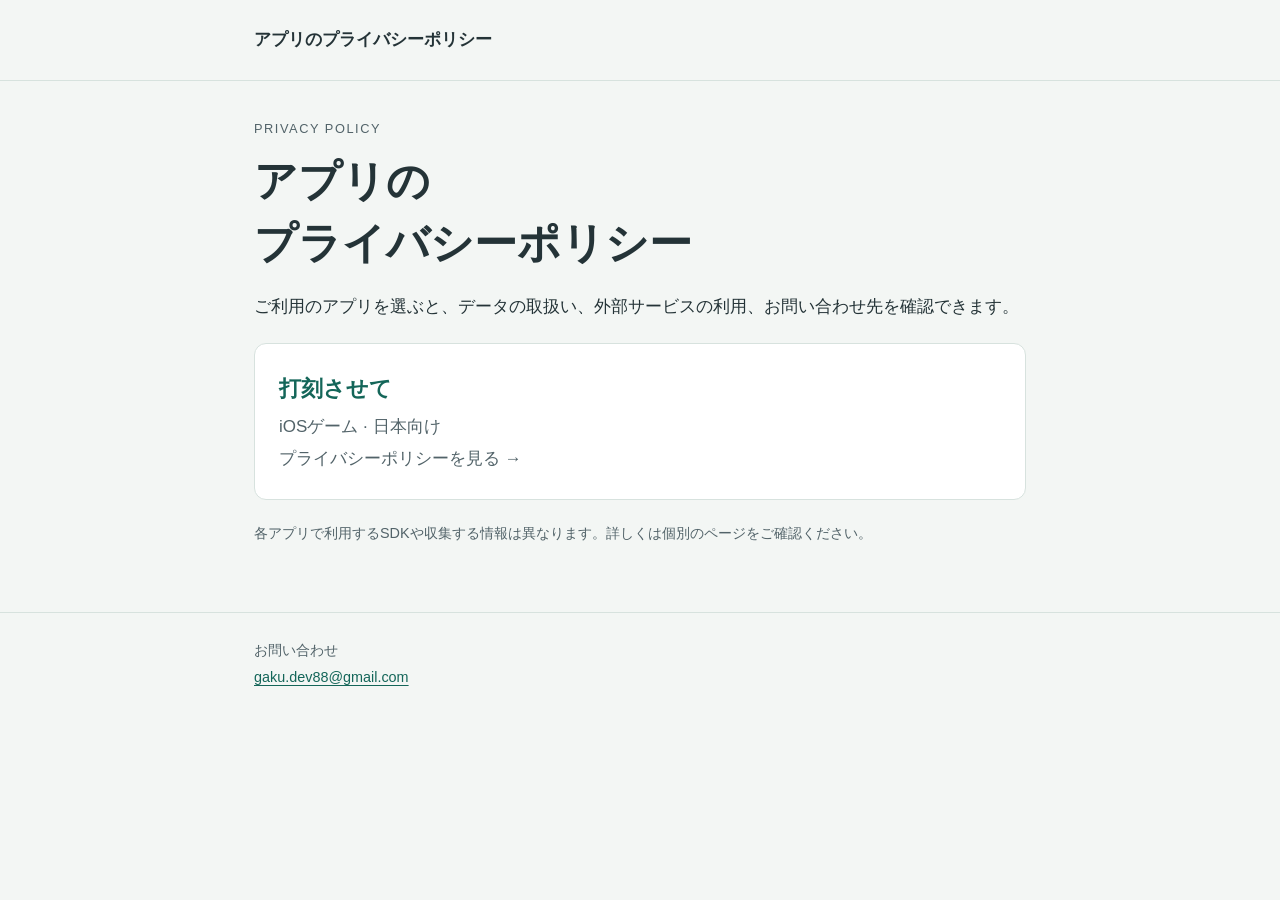
<file: site/index.html>
<!doctype html>
<html lang="ja"><head><meta charset="utf-8"><meta name="viewport" content="width=device-width, initial-scale=1"><title>アプリのプライバシーポリシー</title><meta name="description" content="個人開発のアプリのプライバシーポリシー。アプリごとのデータの取扱いとお問い合わせ先をご案内します。"><link rel="stylesheet" href="assets/style.css"></head>
<body><a class="skip" href="#main">本文へ移動</a><header><div class="wrap"><span class="brand">アプリのプライバシーポリシー</span></div></header><main id="main" class="wrap"><p class="eyebrow">PRIVACY POLICY</p><h1>アプリの<br>プライバシーポリシー</h1><p>ご利用のアプリを選ぶと、データの取扱い、外部サービスの利用、お問い合わせ先を確認できます。</p><a class="card" href="dakoku/"><strong>打刻させて</strong><span>iOSゲーム · 日本向け<br>プライバシーポリシーを見る →</span></a><p class="meta">各アプリで利用するSDKや収集する情報は異なります。詳しくは個別のページをご確認ください。</p></main><footer><div class="wrap">お問い合わせ<br><a href="mailto:gaku.dev88@gmail.com">gaku.dev88@gmail.com</a></div></footer></body></html>
</file>
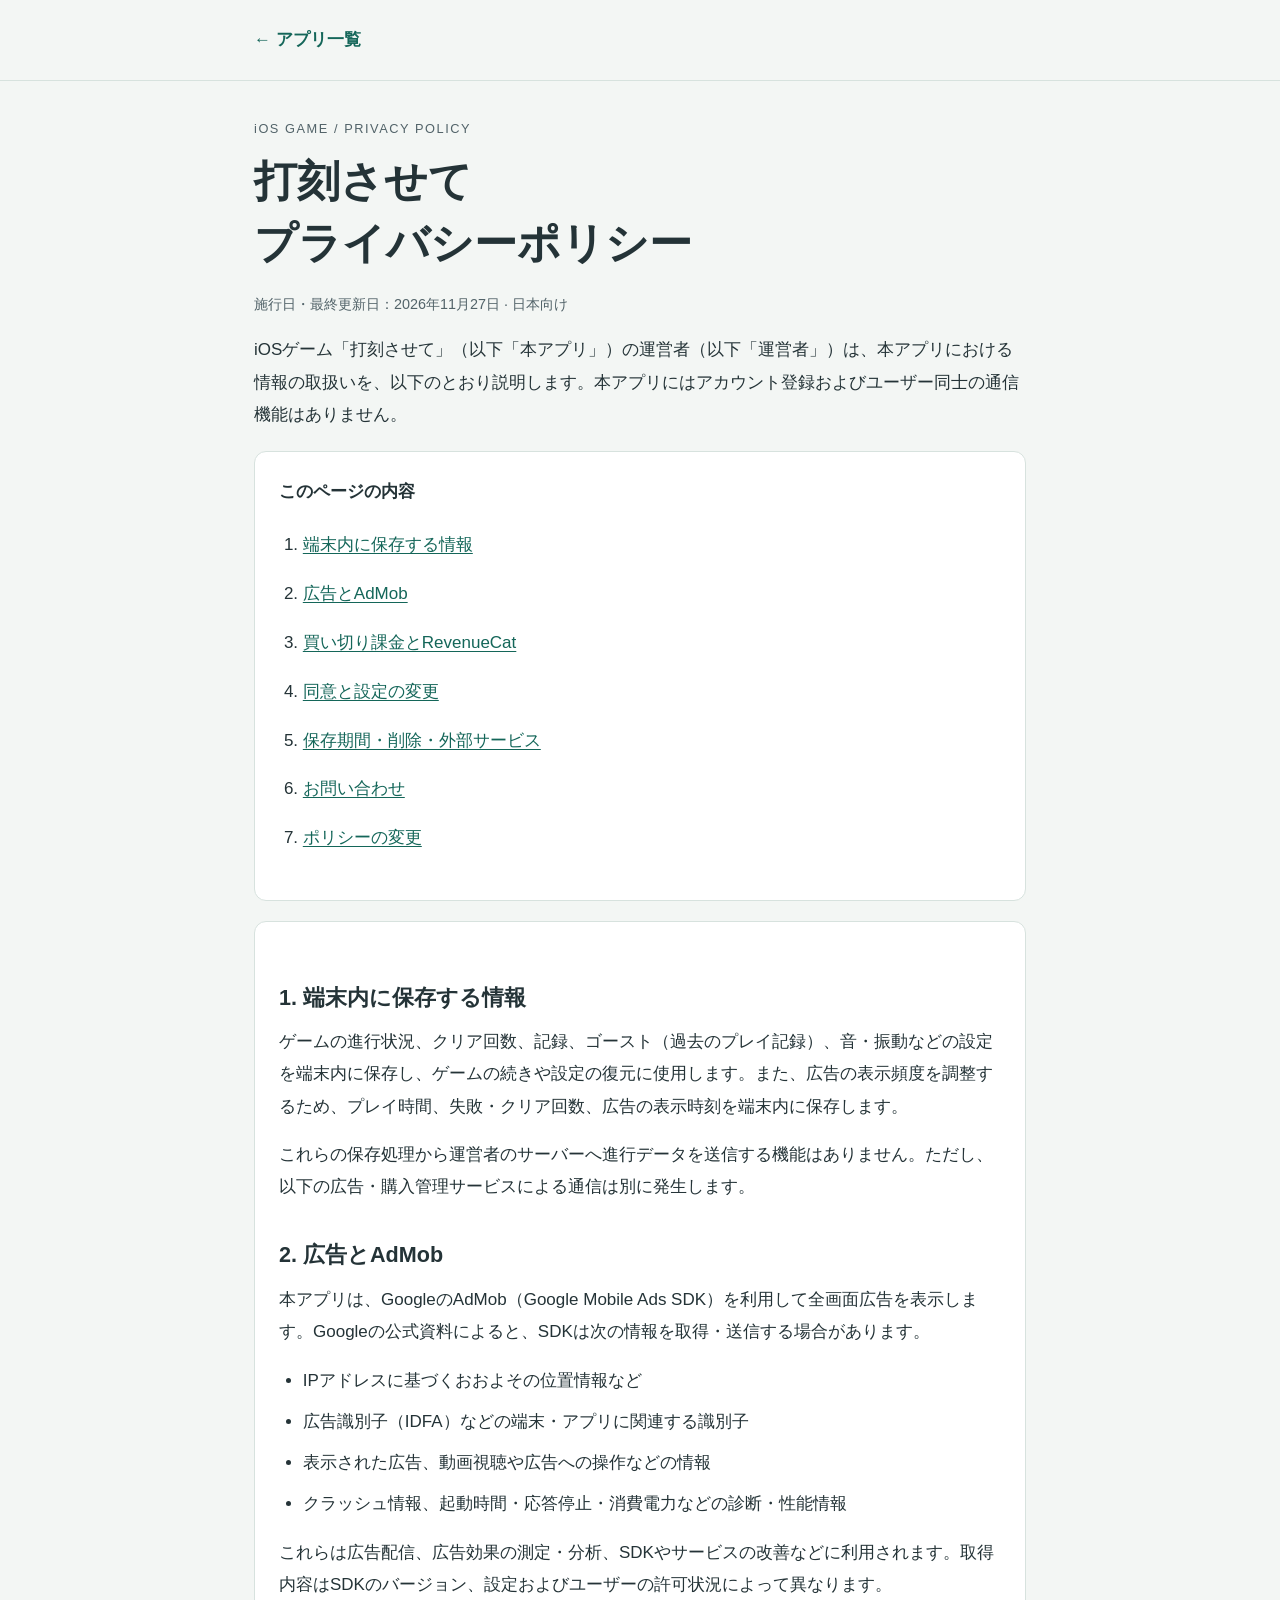
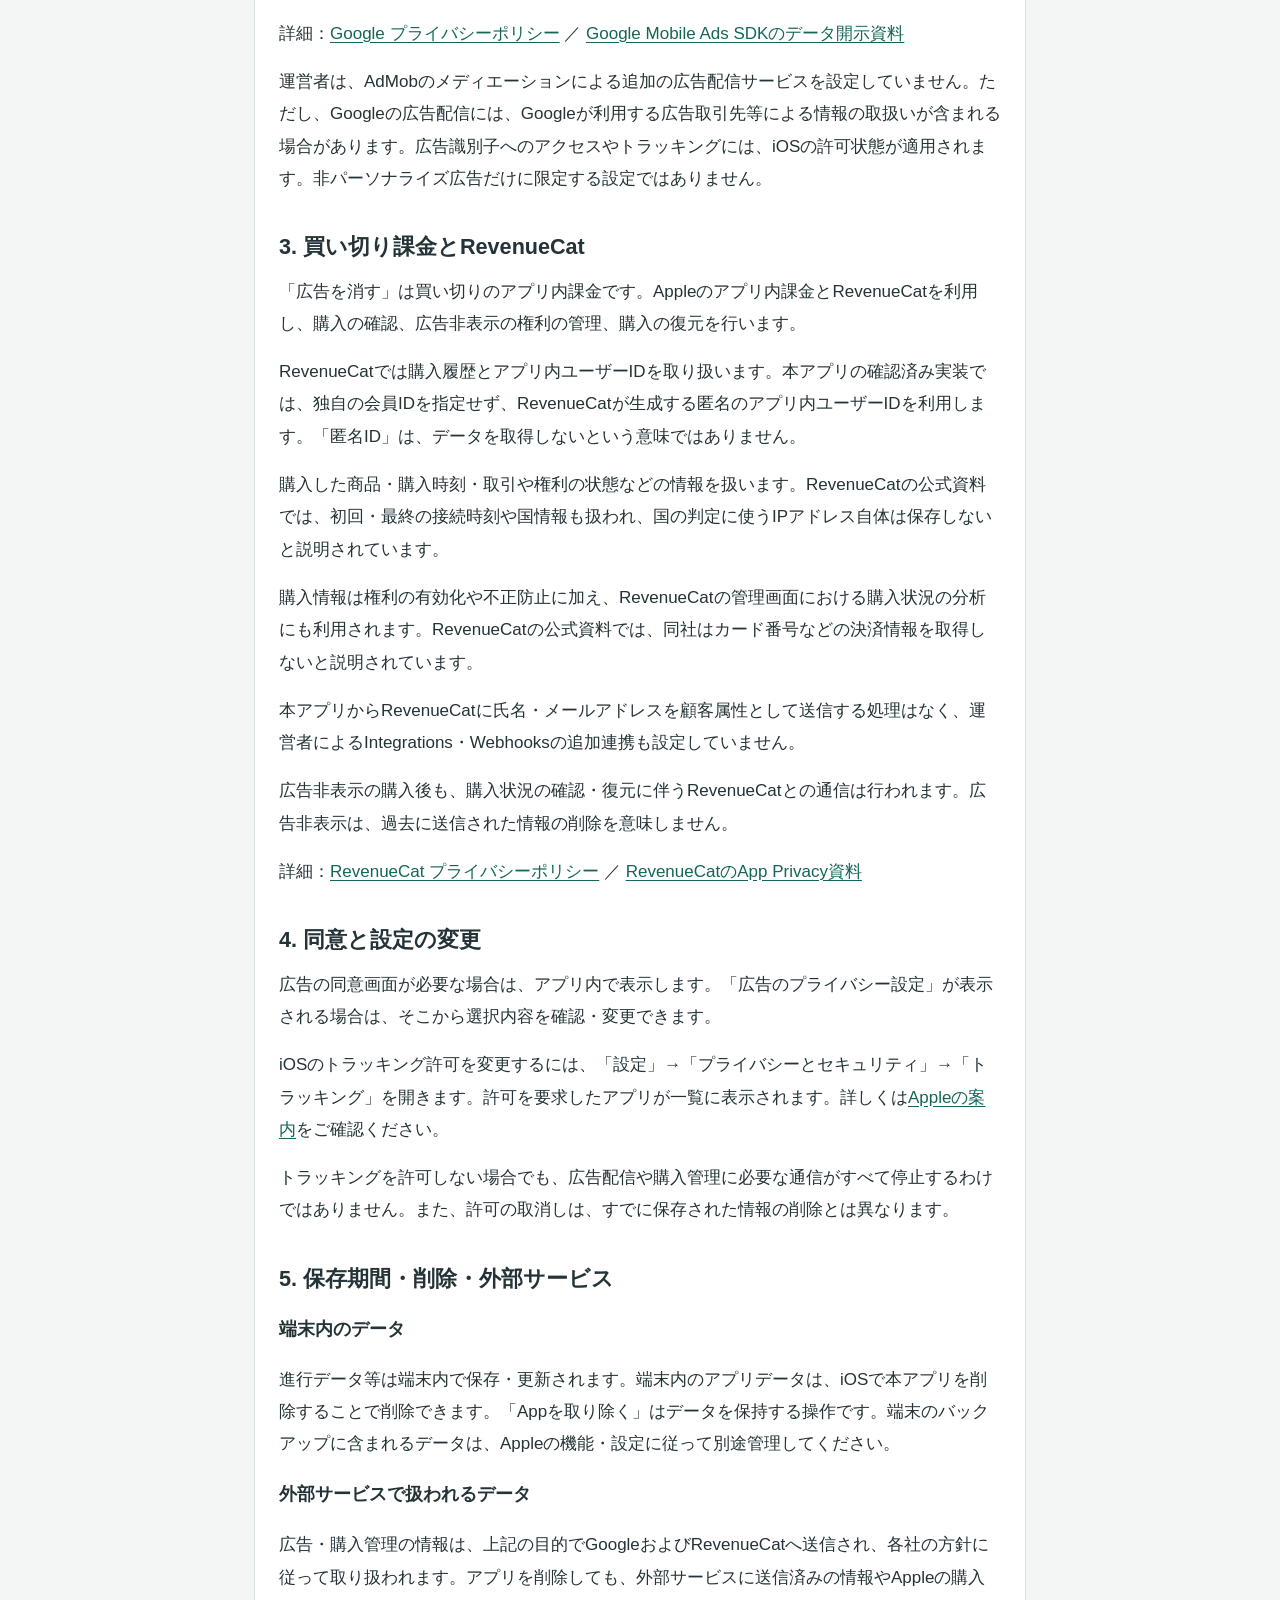
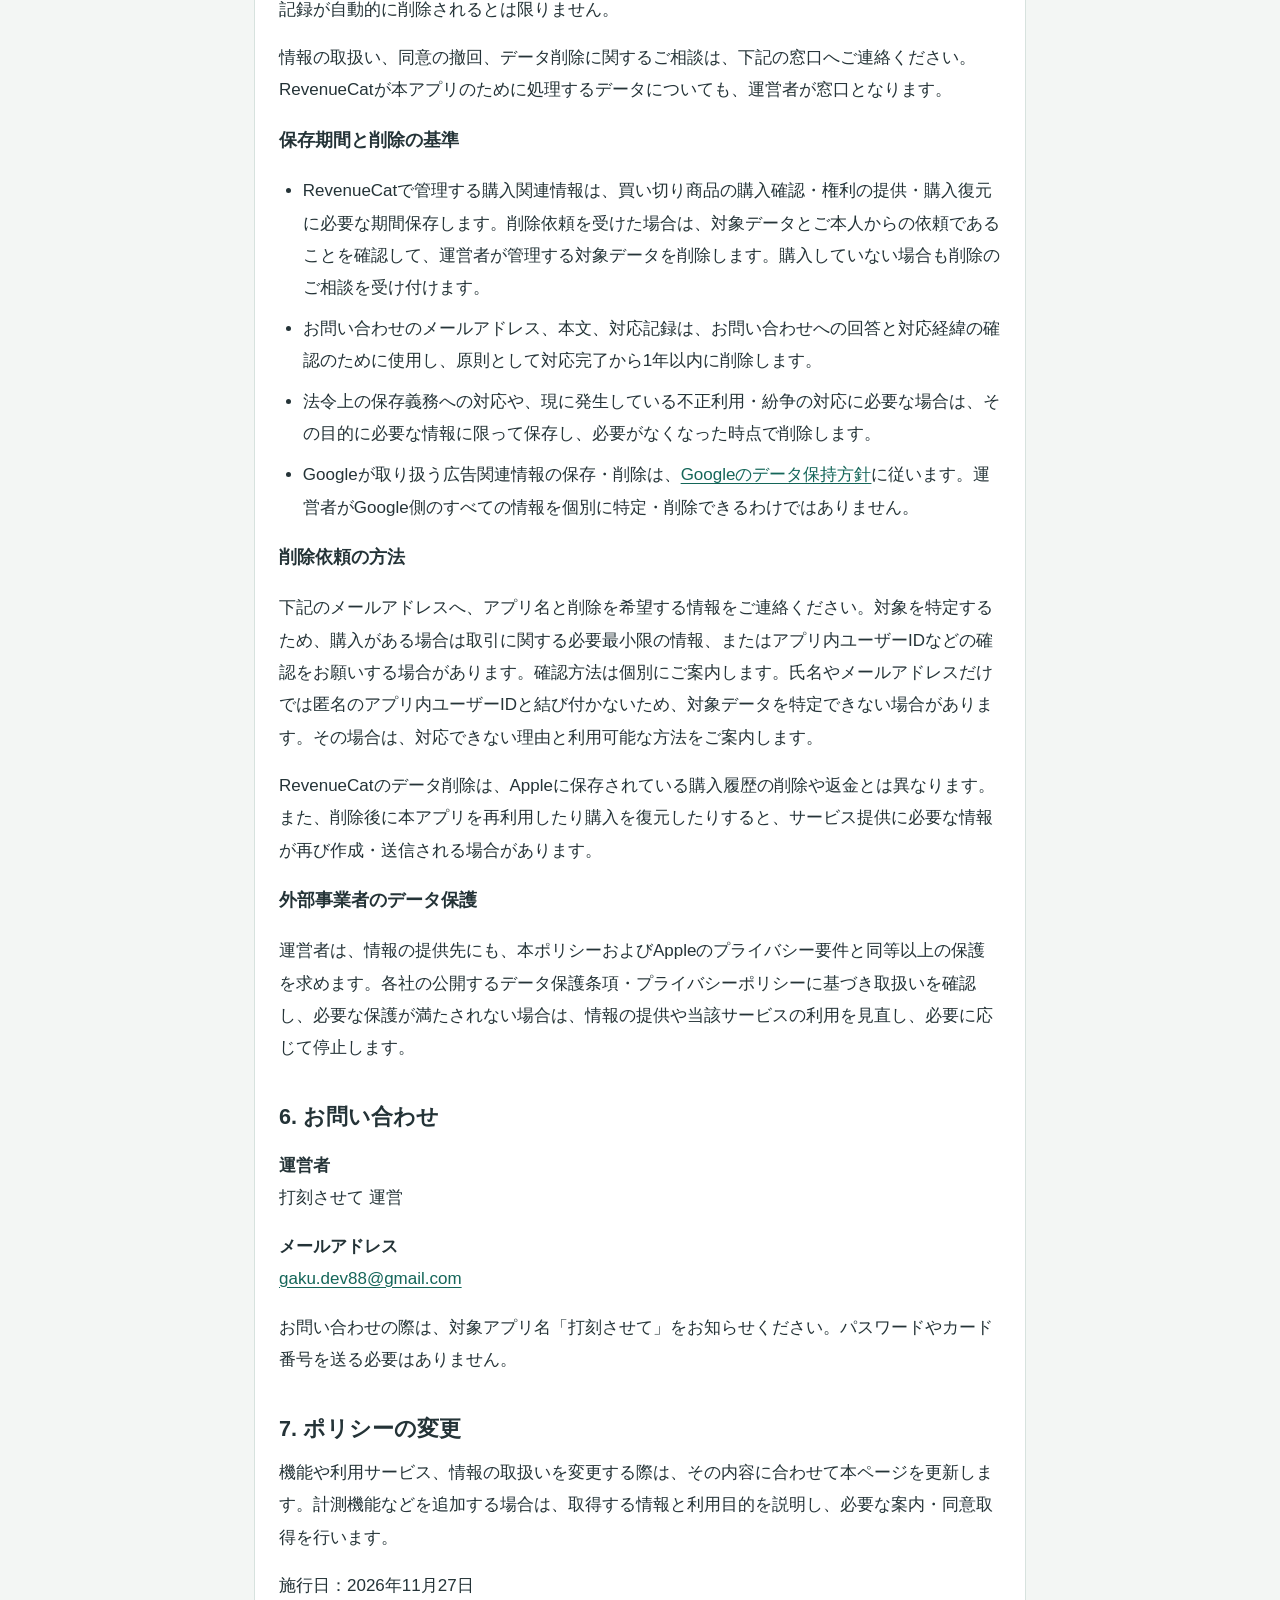
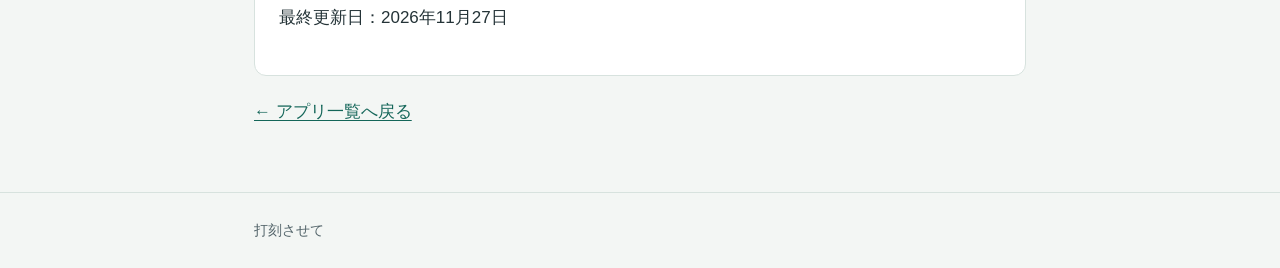
<file: site/dakoku/index.html>
<!doctype html>
<html lang="ja"><head><meta charset="utf-8"><meta name="viewport" content="width=device-width, initial-scale=1"><title>打刻させて プライバシーポリシー</title><meta name="description" content="iOSゲーム「打刻させて」のデータ保存、AdMob広告、RevenueCatによる買い切り課金とプライバシーについて。"><link rel="stylesheet" href="../assets/style.css"></head>
<body><a class="skip" href="#main">本文へ移動</a><header><div class="wrap"><a class="brand" href="../">← アプリ一覧</a></div></header><main id="main" class="wrap"><p class="eyebrow">iOS GAME / PRIVACY POLICY</p><h1>打刻させて<br>プライバシーポリシー</h1><p class="meta">施行日・最終更新日：2026年11月27日 · 日本向け</p>

<p>iOSゲーム「打刻させて」（以下「本アプリ」）の運営者（以下「運営者」）は、本アプリにおける情報の取扱いを、以下のとおり説明します。本アプリにはアカウント登録およびユーザー同士の通信機能はありません。</p>
<nav class="toc" aria-label="目次"><strong>このページの内容</strong><ol><li><a href="#local">端末内に保存する情報</a></li><li><a href="#ads">広告とAdMob</a></li><li><a href="#purchase">買い切り課金とRevenueCat</a></li><li><a href="#choices">同意と設定の変更</a></li><li><a href="#retention">保存期間・削除・外部サービス</a></li><li><a href="#contact">お問い合わせ</a></li><li><a href="#changes">ポリシーの変更</a></li></ol></nav>
<article aria-label="ポリシー本文">
<section id="local"><h2>1. 端末内に保存する情報</h2><p>ゲームの進行状況、クリア回数、記録、ゴースト（過去のプレイ記録）、音・振動などの設定を端末内に保存し、ゲームの続きや設定の復元に使用します。また、広告の表示頻度を調整するため、プレイ時間、失敗・クリア回数、広告の表示時刻を端末内に保存します。</p><p>これらの保存処理から運営者のサーバーへ進行データを送信する機能はありません。ただし、以下の広告・購入管理サービスによる通信は別に発生します。</p></section>
<section id="ads"><h2>2. 広告とAdMob</h2><p>本アプリは、GoogleのAdMob（Google Mobile Ads SDK）を利用して全画面広告を表示します。Googleの公式資料によると、SDKは次の情報を取得・送信する場合があります。</p><ul><li>IPアドレスに基づくおおよその位置情報など</li><li>広告識別子（IDFA）などの端末・アプリに関連する識別子</li><li>表示された広告、動画視聴や広告への操作などの情報</li><li>クラッシュ情報、起動時間・応答停止・消費電力などの診断・性能情報</li></ul><p>これらは広告配信、広告効果の測定・分析、SDKやサービスの改善などに利用されます。取得内容はSDKのバージョン、設定およびユーザーの許可状況によって異なります。</p><p>詳細：<a href="https://policies.google.com/privacy?hl=ja">Google プライバシーポリシー</a> ／ <a href="https://developers.google.com/admob/ios/privacy/data-disclosure">Google Mobile Ads SDKのデータ開示資料</a></p><p>運営者は、AdMobのメディエーションによる追加の広告配信サービスを設定していません。ただし、Googleの広告配信には、Googleが利用する広告取引先等による情報の取扱いが含まれる場合があります。広告識別子へのアクセスやトラッキングには、iOSの許可状態が適用されます。非パーソナライズ広告だけに限定する設定ではありません。</p></section>
<section id="purchase"><h2>3. 買い切り課金とRevenueCat</h2><p>「広告を消す」は買い切りのアプリ内課金です。Appleのアプリ内課金とRevenueCatを利用し、購入の確認、広告非表示の権利の管理、購入の復元を行います。</p><p>RevenueCatでは購入履歴とアプリ内ユーザーIDを取り扱います。本アプリの確認済み実装では、独自の会員IDを指定せず、RevenueCatが生成する匿名のアプリ内ユーザーIDを利用します。「匿名ID」は、データを取得しないという意味ではありません。</p><p>購入した商品・購入時刻・取引や権利の状態などの情報を扱います。RevenueCatの公式資料では、初回・最終の接続時刻や国情報も扱われ、国の判定に使うIPアドレス自体は保存しないと説明されています。</p><p>購入情報は権利の有効化や不正防止に加え、RevenueCatの管理画面における購入状況の分析にも利用されます。RevenueCatの公式資料では、同社はカード番号などの決済情報を取得しないと説明されています。</p><p>本アプリからRevenueCatに氏名・メールアドレスを顧客属性として送信する処理はなく、運営者によるIntegrations・Webhooksの追加連携も設定していません。</p><p>広告非表示の購入後も、購入状況の確認・復元に伴うRevenueCatとの通信は行われます。広告非表示は、過去に送信された情報の削除を意味しません。</p><p>詳細：<a href="https://www.revenuecat.com/privacy">RevenueCat プライバシーポリシー</a> ／ <a href="https://www.revenuecat.com/docs/platform-resources/apple-platform-resources/apple-app-privacy">RevenueCatのApp Privacy資料</a></p></section>
<section id="choices"><h2>4. 同意と設定の変更</h2><p>広告の同意画面が必要な場合は、アプリ内で表示します。「広告のプライバシー設定」が表示される場合は、そこから選択内容を確認・変更できます。</p><p>iOSのトラッキング許可を変更するには、「設定」→「プライバシーとセキュリティ」→「トラッキング」を開きます。許可を要求したアプリが一覧に表示されます。詳しくは<a href="https://support.apple.com/ja-jp/102420">Appleの案内</a>をご確認ください。</p><p>トラッキングを許可しない場合でも、広告配信や購入管理に必要な通信がすべて停止するわけではありません。また、許可の取消しは、すでに保存された情報の削除とは異なります。</p></section>
<section id="retention"><h2>5. 保存期間・削除・外部サービス</h2><h3>端末内のデータ</h3><p>進行データ等は端末内で保存・更新されます。端末内のアプリデータは、iOSで本アプリを削除することで削除できます。「Appを取り除く」はデータを保持する操作です。端末のバックアップに含まれるデータは、Appleの機能・設定に従って別途管理してください。</p><h3>外部サービスで扱われるデータ</h3><p>広告・購入管理の情報は、上記の目的でGoogleおよびRevenueCatへ送信され、各社の方針に従って取り扱われます。アプリを削除しても、外部サービスに送信済みの情報やAppleの購入記録が自動的に削除されるとは限りません。</p><p>情報の取扱い、同意の撤回、データ削除に関するご相談は、下記の窓口へご連絡ください。RevenueCatが本アプリのために処理するデータについても、運営者が窓口となります。</p><h3>保存期間と削除の基準</h3><ul><li>RevenueCatで管理する購入関連情報は、買い切り商品の購入確認・権利の提供・購入復元に必要な期間保存します。削除依頼を受けた場合は、対象データとご本人からの依頼であることを確認して、運営者が管理する対象データを削除します。購入していない場合も削除のご相談を受け付けます。</li><li>お問い合わせのメールアドレス、本文、対応記録は、お問い合わせへの回答と対応経緯の確認のために使用し、原則として対応完了から1年以内に削除します。</li><li>法令上の保存義務への対応や、現に発生している不正利用・紛争の対応に必要な場合は、その目的に必要な情報に限って保存し、必要がなくなった時点で削除します。</li><li>Googleが取り扱う広告関連情報の保存・削除は、<a href="https://policies.google.com/technologies/retention?hl=ja">Googleのデータ保持方針</a>に従います。運営者がGoogle側のすべての情報を個別に特定・削除できるわけではありません。</li></ul>
<h3>削除依頼の方法</h3><p>下記のメールアドレスへ、アプリ名と削除を希望する情報をご連絡ください。対象を特定するため、購入がある場合は取引に関する必要最小限の情報、またはアプリ内ユーザーIDなどの確認をお願いする場合があります。確認方法は個別にご案内します。氏名やメールアドレスだけでは匿名のアプリ内ユーザーIDと結び付かないため、対象データを特定できない場合があります。その場合は、対応できない理由と利用可能な方法をご案内します。</p><p>RevenueCatのデータ削除は、Appleに保存されている購入履歴の削除や返金とは異なります。また、削除後に本アプリを再利用したり購入を復元したりすると、サービス提供に必要な情報が再び作成・送信される場合があります。</p>
<h3>外部事業者のデータ保護</h3><p>運営者は、情報の提供先にも、本ポリシーおよびAppleのプライバシー要件と同等以上の保護を求めます。各社の公開するデータ保護条項・プライバシーポリシーに基づき取扱いを確認し、必要な保護が満たされない場合は、情報の提供や当該サービスの利用を見直し、必要に応じて停止します。</p></section>
<section id="contact"><h2>6. お問い合わせ</h2><dl><dt>運営者</dt><dd>打刻させて 運営</dd><dt>メールアドレス</dt><dd><a href="mailto:gaku.dev88@gmail.com">gaku.dev88@gmail.com</a></dd></dl><p>お問い合わせの際は、対象アプリ名「打刻させて」をお知らせください。パスワードやカード番号を送る必要はありません。</p></section>
<section id="changes"><h2>7. ポリシーの変更</h2><p>機能や利用サービス、情報の取扱いを変更する際は、その内容に合わせて本ページを更新します。計測機能などを追加する場合は、取得する情報と利用目的を説明し、必要な案内・同意取得を行います。</p><p>施行日：2026年11月27日<br>最終更新日：2026年11月27日</p></section>
</article><p><a href="../">← アプリ一覧へ戻る</a></p></main><footer><div class="wrap">打刻させて</div></footer></body></html>
</file>
<file: site/assets/style.css>
:root{color-scheme:light;--ink:#243337;--muted:#526369;--accent:#146659;--line:#d7e2de;--paper:#fff;--bg:#f3f6f4}*{box-sizing:border-box}html{scroll-behavior:smooth;scroll-padding-top:1rem}body{margin:0;background:var(--bg);color:var(--ink);font-family:-apple-system,BlinkMacSystemFont,"Hiragino Kaku Gothic ProN","Yu Gothic",sans-serif;font-size:17px;line-height:1.9;overflow-wrap:anywhere}a{color:var(--accent);text-underline-offset:.2em}a:hover{text-decoration-thickness:2px}a:focus-visible{outline:3px solid #b26918;outline-offset:4px}.wrap{max-width:820px;margin:auto;padding:24px}header{border-bottom:1px solid var(--line)}.brand{font-weight:700;text-decoration:none}.eyebrow{font-size:.8rem;letter-spacing:.12em;color:var(--muted);margin:0 0 8px}h1{font-size:clamp(1.8rem,5vw,2.7rem);line-height:1.45;margin:8px 0 16px}h2{font-size:1.35rem;line-height:1.5;margin:36px 0 12px}h3{font-size:1.1rem}p{margin:0 0 16px}main{padding-top:36px!important;padding-bottom:48px!important}.meta,footer{color:var(--muted);font-size:.9rem}.card,article,nav.toc{background:var(--paper);border:1px solid var(--line);border-radius:12px;padding:24px;margin:20px 0}.card{display:block;text-decoration:none}.card strong{display:block;font-size:1.4rem}.card span{color:var(--muted)}.notice{background:#fff8e9;border-left:4px solid #af7722;padding:16px;margin:20px 0}.notice p:last-child{margin-bottom:0}ul,ol{padding-left:1.4em}li{margin:.5em 0}.toc a{display:inline-block;padding:4px 0}section{scroll-margin-top:24px}footer{border-top:1px solid var(--line)}.skip{position:absolute;top:-100px;left:16px;background:white;padding:12px}.skip:focus{top:8px}dt{font-weight:700}dd{margin:0 0 16px}@media(max-width:480px){.wrap{padding:20px}article,nav.toc,.card{padding:20px}body{font-size:16px}}@media(prefers-reduced-motion:reduce){html{scroll-behavior:auto}}@media print{body{background:white}header,.toc,.skip{display:none}article{border:0;padding:0}a{color:inherit}}
</file>
